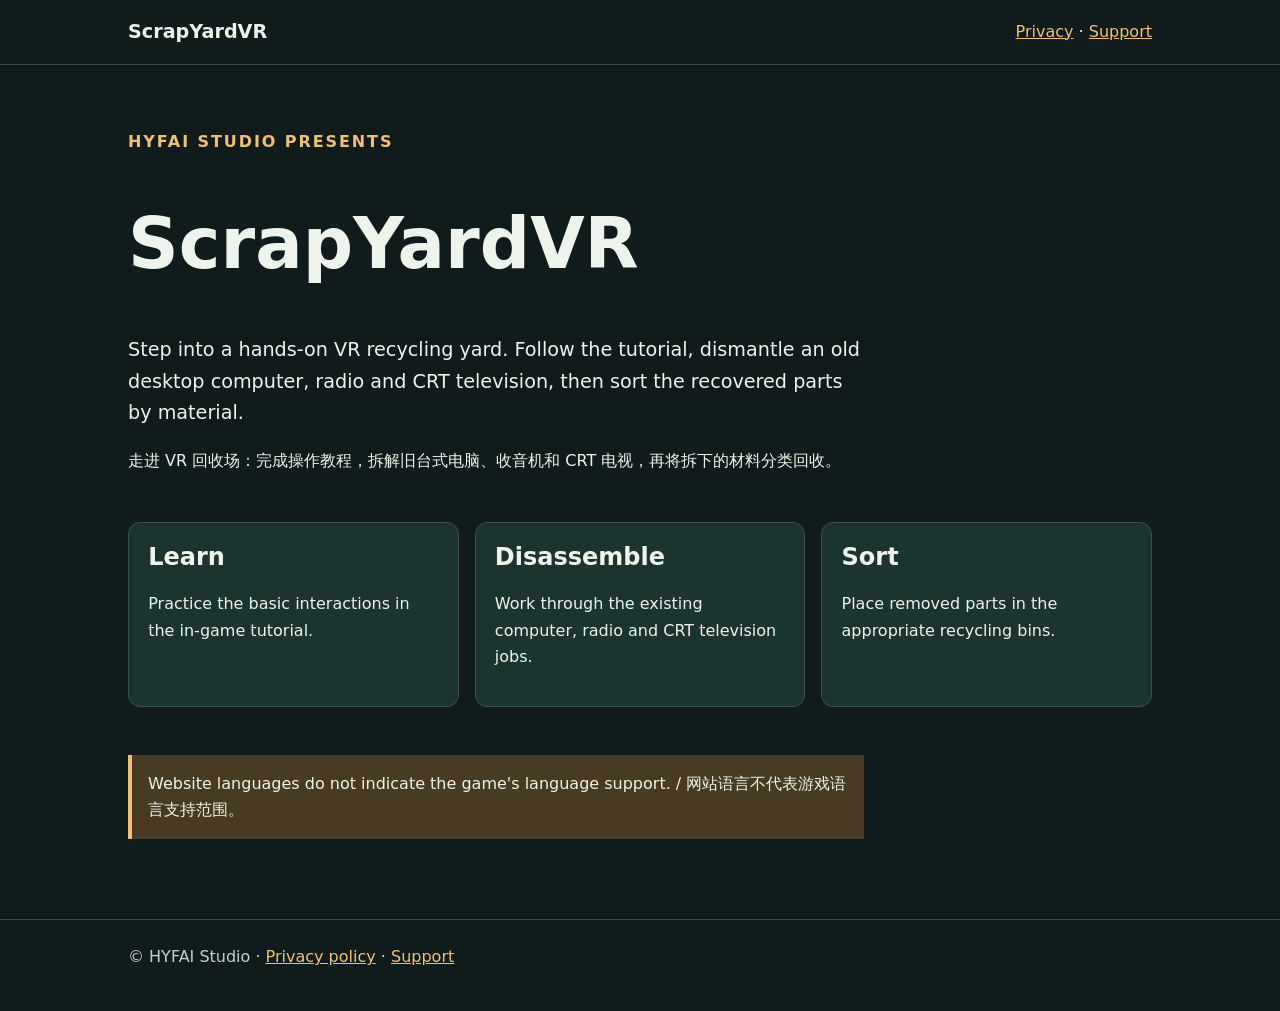
<file: index.html>
<!doctype html><html lang="en"><head><meta charset="utf-8"><meta name="viewport" content="width=device-width,initial-scale=1"><title>ScrapYardVR — HYFAI Studio</title><link rel="stylesheet" href="style.css"></head><body><header><nav><a href="index.html">ScrapYardVR</a><span><a href="privacy.html">Privacy</a> · <a href="support.html">Support</a></span></nav></header><main><p class="eyebrow">HYFAI Studio presents</p><h1>ScrapYardVR</h1><p class="lead">Step into a hands-on VR recycling yard. Follow the tutorial, dismantle an old desktop computer, radio and CRT television, then sort the recovered parts by material.</p><p lang="zh-CN">走进 VR 回收场：完成操作教程，拆解旧台式电脑、收音机和 CRT 电视，再将拆下的材料分类回收。</p><section class="cards"><article><h2>Learn</h2><p>Practice the basic interactions in the in-game tutorial.</p></article><article><h2>Disassemble</h2><p>Work through the existing computer, radio and CRT television jobs.</p></article><article><h2>Sort</h2><p>Place removed parts in the appropriate recycling bins.</p></article></section><p class="note">Website languages do not indicate the game's language support. / 网站语言不代表游戏语言支持范围。</p></main><footer>© HYFAI Studio · <a href="privacy.html">Privacy policy</a> · <a href="support.html">Support</a></footer></body></html>
</file>
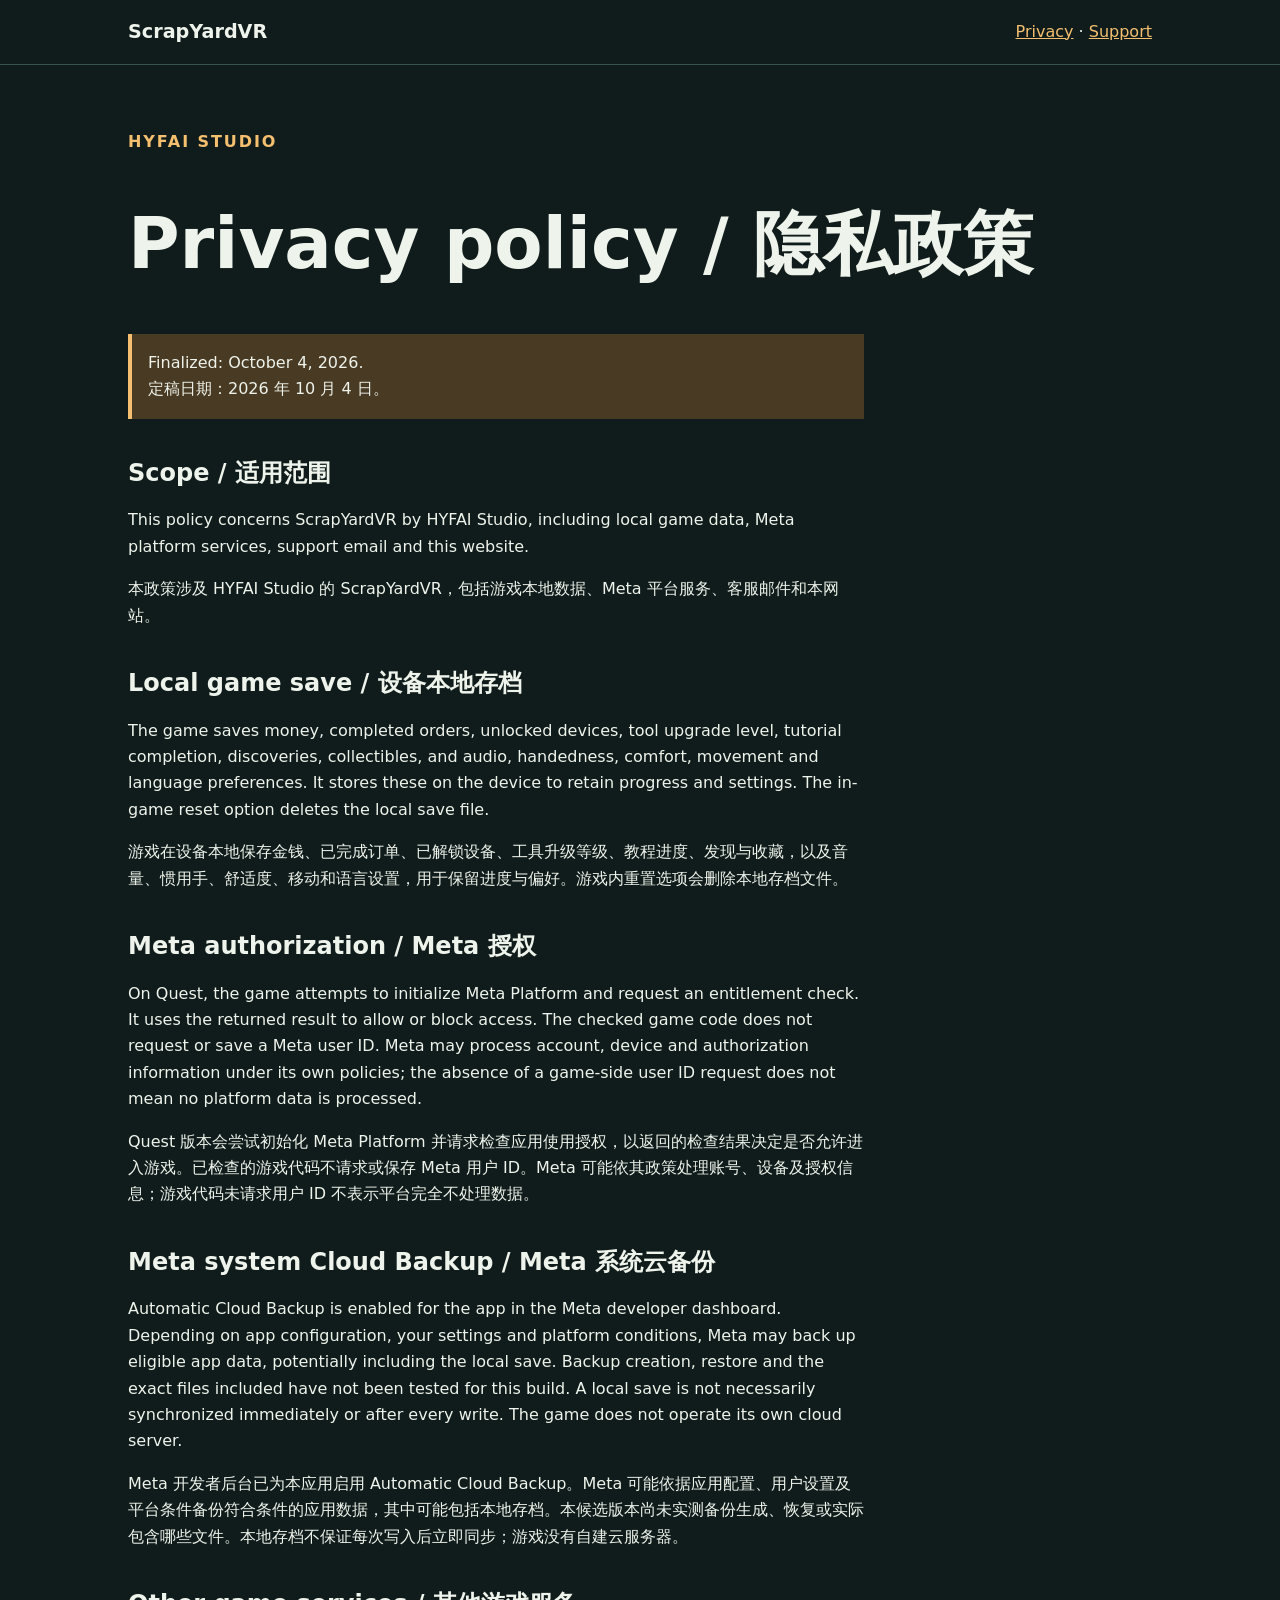
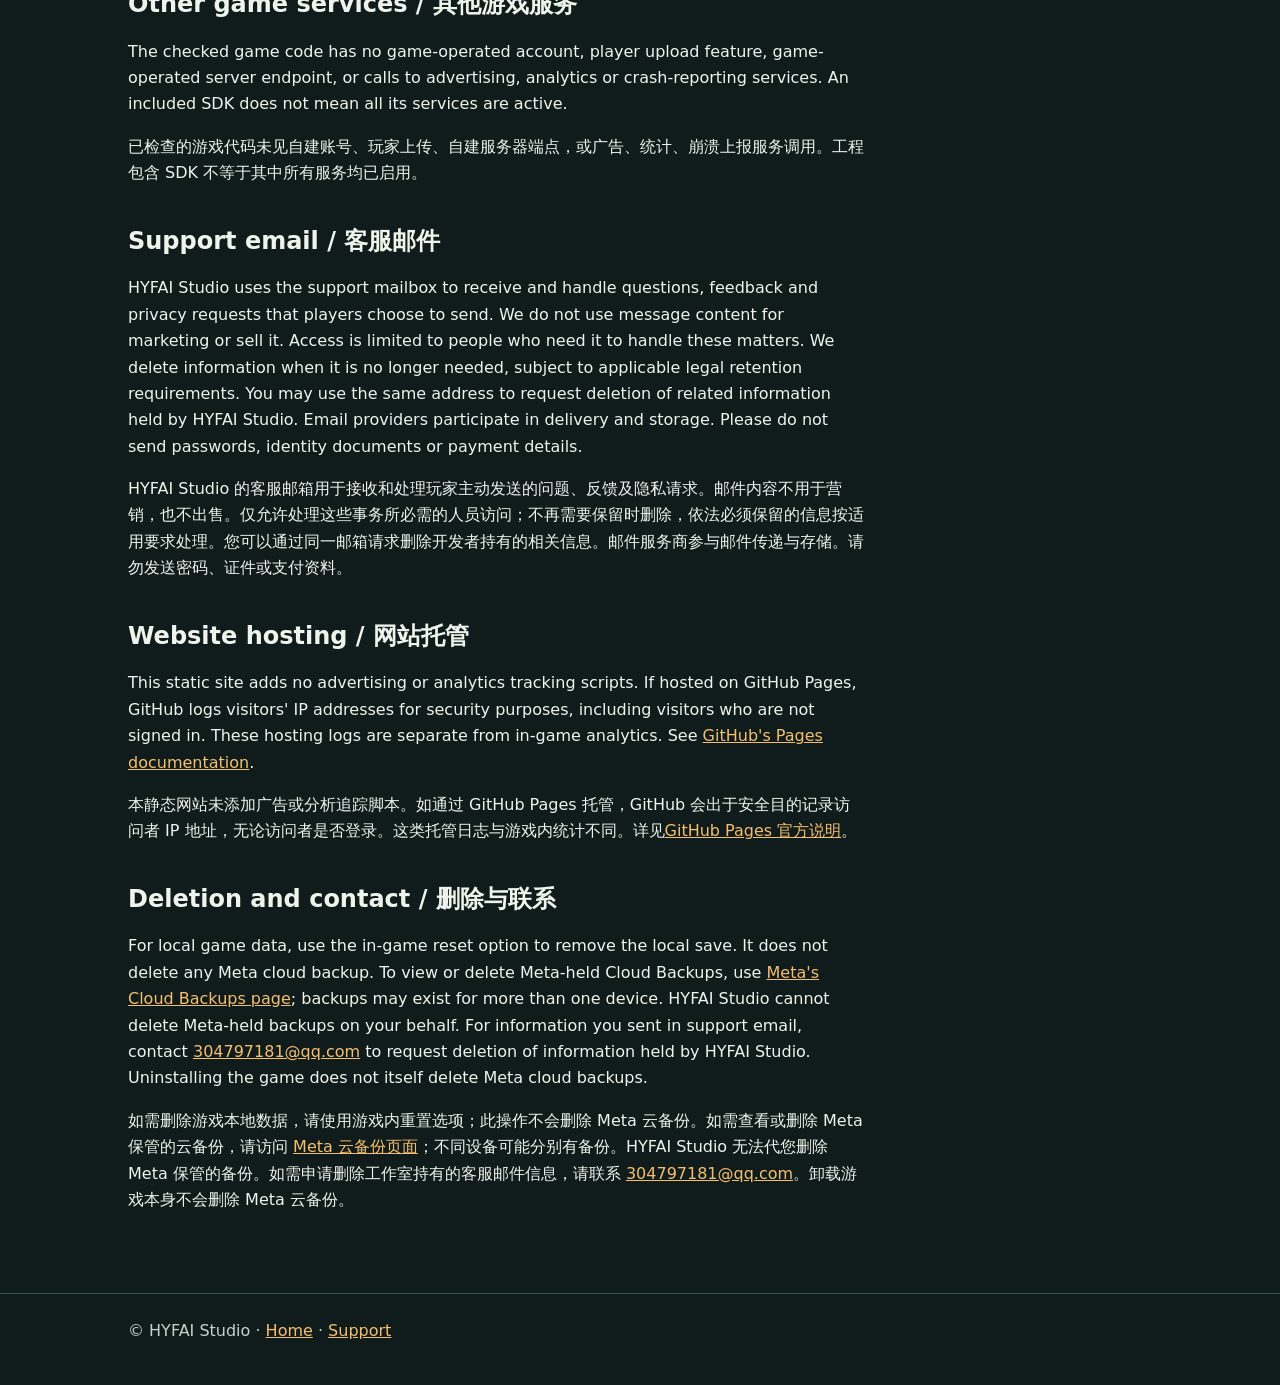
<file: privacy.html>
<!doctype html>
<html lang="en">
<head><meta charset="utf-8"><meta name="viewport" content="width=device-width,initial-scale=1"><title>Privacy — ScrapYardVR</title><link rel="stylesheet" href="style.css"></head>
<body>
<header><nav><a href="index.html">ScrapYardVR</a><span><a href="privacy.html" aria-current="page">Privacy</a> · <a href="support.html">Support</a></span></nav></header>
<main>
<p class="eyebrow">HYFAI Studio</p><h1>Privacy policy / 隐私政策</h1>
<p class="note">Finalized: October 4, 2026.<br><span lang="zh-CN">定稿日期：2026 年 10 月 4 日。</span></p>
<h2>Scope / 适用范围</h2>
<p>This policy concerns ScrapYardVR by HYFAI Studio, including local game data, Meta platform services, support email and this website.</p>
<p lang="zh-CN">本政策涉及 HYFAI Studio 的 ScrapYardVR，包括游戏本地数据、Meta 平台服务、客服邮件和本网站。</p>
<h2>Local game save / 设备本地存档</h2>
<p>The game saves money, completed orders, unlocked devices, tool upgrade level, tutorial completion, discoveries, collectibles, and audio, handedness, comfort, movement and language preferences. It stores these on the device to retain progress and settings. The in-game reset option deletes the local save file.</p>
<p lang="zh-CN">游戏在设备本地保存金钱、已完成订单、已解锁设备、工具升级等级、教程进度、发现与收藏，以及音量、惯用手、舒适度、移动和语言设置，用于保留进度与偏好。游戏内重置选项会删除本地存档文件。</p>
<h2>Meta authorization / Meta 授权</h2>
<p>On Quest, the game attempts to initialize Meta Platform and request an entitlement check. It uses the returned result to allow or block access. The checked game code does not request or save a Meta user ID. Meta may process account, device and authorization information under its own policies; the absence of a game-side user ID request does not mean no platform data is processed.</p>
<p lang="zh-CN">Quest 版本会尝试初始化 Meta Platform 并请求检查应用使用授权，以返回的检查结果决定是否允许进入游戏。已检查的游戏代码不请求或保存 Meta 用户 ID。Meta 可能依其政策处理账号、设备及授权信息；游戏代码未请求用户 ID 不表示平台完全不处理数据。</p>
<h2>Meta system Cloud Backup / Meta 系统云备份</h2>
<p>Automatic Cloud Backup is enabled for the app in the Meta developer dashboard. Depending on app configuration, your settings and platform conditions, Meta may back up eligible app data, potentially including the local save. Backup creation, restore and the exact files included have not been tested for this build. A local save is not necessarily synchronized immediately or after every write. The game does not operate its own cloud server.</p>
<p lang="zh-CN">Meta 开发者后台已为本应用启用 Automatic Cloud Backup。Meta 可能依据应用配置、用户设置及平台条件备份符合条件的应用数据，其中可能包括本地存档。本候选版本尚未实测备份生成、恢复或实际包含哪些文件。本地存档不保证每次写入后立即同步；游戏没有自建云服务器。</p>
<h2>Other game services / 其他游戏服务</h2>
<p>The checked game code has no game-operated account, player upload feature, game-operated server endpoint, or calls to advertising, analytics or crash-reporting services. An included SDK does not mean all its services are active.</p>
<p lang="zh-CN">已检查的游戏代码未见自建账号、玩家上传、自建服务器端点，或广告、统计、崩溃上报服务调用。工程包含 SDK 不等于其中所有服务均已启用。</p>
<h2>Support email / 客服邮件</h2>
<p>HYFAI Studio uses the support mailbox to receive and handle questions, feedback and privacy requests that players choose to send. We do not use message content for marketing or sell it. Access is limited to people who need it to handle these matters. We delete information when it is no longer needed, subject to applicable legal retention requirements. You may use the same address to request deletion of related information held by HYFAI Studio. Email providers participate in delivery and storage. Please do not send passwords, identity documents or payment details.</p>
<p lang="zh-CN">HYFAI Studio 的客服邮箱用于接收和处理玩家主动发送的问题、反馈及隐私请求。邮件内容不用于营销，也不出售。仅允许处理这些事务所必需的人员访问；不再需要保留时删除，依法必须保留的信息按适用要求处理。您可以通过同一邮箱请求删除开发者持有的相关信息。邮件服务商参与邮件传递与存储。请勿发送密码、证件或支付资料。</p>
<h2>Website hosting / 网站托管</h2>
<p>This static site adds no advertising or analytics tracking scripts. If hosted on GitHub Pages, GitHub logs visitors' IP addresses for security purposes, including visitors who are not signed in. These hosting logs are separate from in-game analytics. See <a href="https://docs.github.com/en/pages/getting-started-with-github-pages/what-is-github-pages">GitHub's Pages documentation</a>.</p>
<p lang="zh-CN">本静态网站未添加广告或分析追踪脚本。如通过 GitHub Pages 托管，GitHub 会出于安全目的记录访问者 IP 地址，无论访问者是否登录。这类托管日志与游戏内统计不同。详见<a href="https://docs.github.com/en/pages/getting-started-with-github-pages/what-is-github-pages">GitHub Pages 官方说明</a>。</p>
<h2>Deletion and contact / 删除与联系</h2>
<p>For local game data, use the in-game reset option to remove the local save. It does not delete any Meta cloud backup. To view or delete Meta-held Cloud Backups, use <a href="https://secure.oculus.com/my/cloud-backup/">Meta's Cloud Backups page</a>; backups may exist for more than one device. HYFAI Studio cannot delete Meta-held backups on your behalf. For information you sent in support email, contact <a href="mailto:304797181@qq.com">304797181@qq.com</a> to request deletion of information held by HYFAI Studio. Uninstalling the game does not itself delete Meta cloud backups.</p>
<p lang="zh-CN">如需删除游戏本地数据，请使用游戏内重置选项；此操作不会删除 Meta 云备份。如需查看或删除 Meta 保管的云备份，请访问 <a href="https://secure.oculus.com/my/cloud-backup/">Meta 云备份页面</a>；不同设备可能分别有备份。HYFAI Studio 无法代您删除 Meta 保管的备份。如需申请删除工作室持有的客服邮件信息，请联系 <a href="mailto:304797181@qq.com">304797181@qq.com</a>。卸载游戏本身不会删除 Meta 云备份。</p>
</main>
<footer>© HYFAI Studio · <a href="index.html">Home</a> · <a href="support.html">Support</a></footer>
</body></html>
</file>
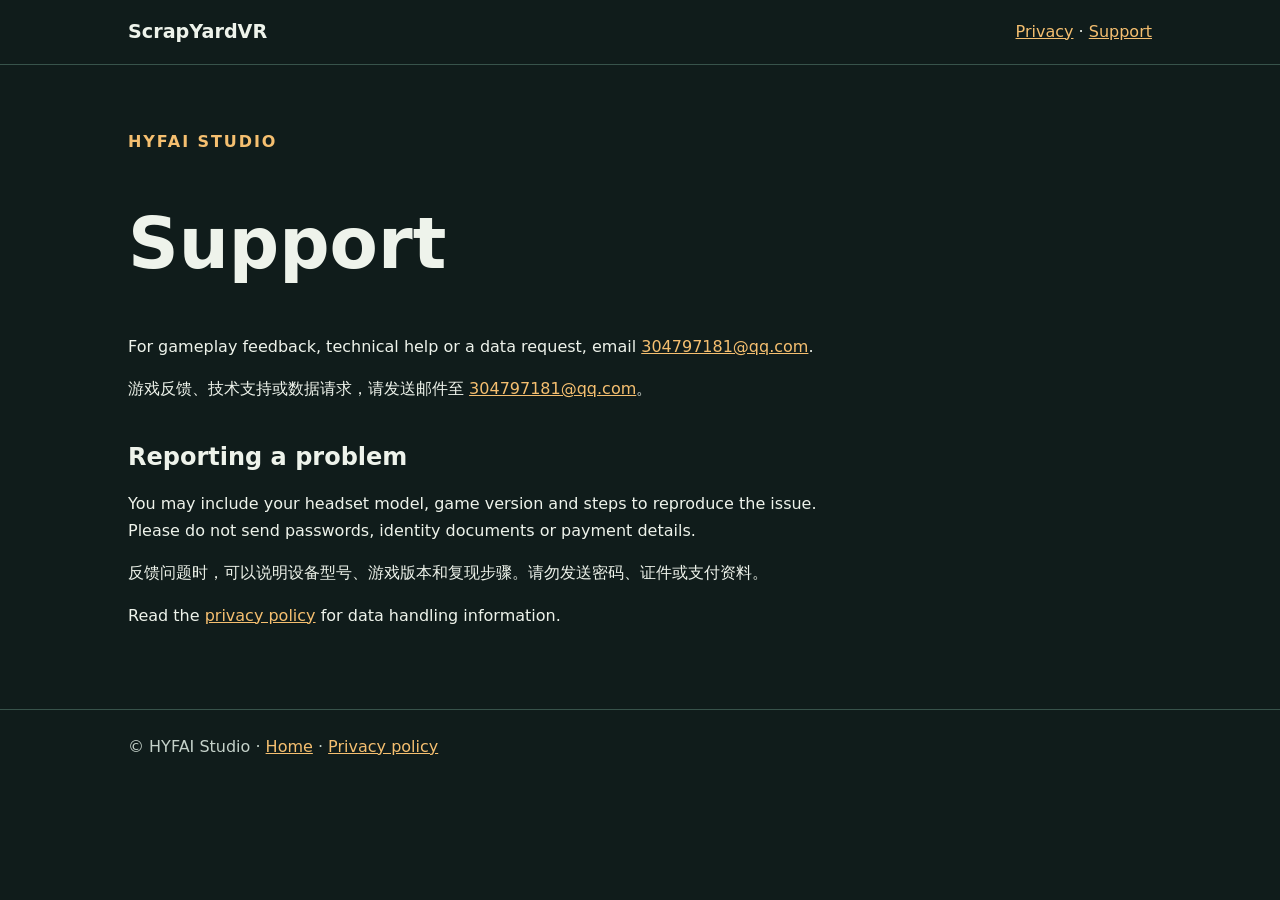
<file: support.html>
<!doctype html><html lang="en"><head><meta charset="utf-8"><meta name="viewport" content="width=device-width,initial-scale=1"><title>Support — ScrapYardVR</title><link rel="stylesheet" href="style.css"></head><body><header><nav><a href="index.html">ScrapYardVR</a><span><a href="privacy.html">Privacy</a> · <a href="support.html">Support</a></span></nav></header><main><p class="eyebrow">HYFAI Studio</p><h1>Support</h1><p>For gameplay feedback, technical help or a data request, email <a href="mailto:304797181@qq.com">304797181@qq.com</a>.</p><p lang="zh-CN">游戏反馈、技术支持或数据请求，请发送邮件至 <a href="mailto:304797181@qq.com">304797181@qq.com</a>。</p><h2>Reporting a problem</h2><p>You may include your headset model, game version and steps to reproduce the issue. Please do not send passwords, identity documents or payment details.</p><p lang="zh-CN">反馈问题时，可以说明设备型号、游戏版本和复现步骤。请勿发送密码、证件或支付资料。</p><p>Read the <a href="privacy.html">privacy policy</a> for data handling information.</p></main><footer>© HYFAI Studio · <a href="index.html">Home</a> · <a href="privacy.html">Privacy policy</a></footer></body></html>
</file>
<file: style.css>
:root{color-scheme:dark;--bg:#101c1b;--card:#1b3430;--text:#eef3eb;--muted:#c4d1c9;--accent:#f5bf70}*{box-sizing:border-box}body{margin:0;background:var(--bg);color:var(--text);font:1rem/1.65 system-ui,-apple-system,"Segoe UI",sans-serif}header,main,footer{padding-left:max(1rem,calc((100% - 64rem)/2));padding-right:max(1rem,calc((100% - 64rem)/2))}header{border-bottom:1px solid #38534b}nav{display:flex;justify-content:space-between;align-items:center;gap:1rem;padding:1rem 0}nav>a{font-weight:800;font-size:1.2rem;color:var(--text);text-decoration:none}a{color:var(--accent)}a:focus-visible{outline:3px solid var(--accent);outline-offset:3px}main{padding-top:3rem;padding-bottom:4rem;max-width:100%}main>p,main>h2{max-width:46rem}h1,h2{line-height:1.2}h1{font-size:clamp(2.2rem,6vw,4.4rem)}h2{margin-top:2.5rem}.lead{font-size:1.2rem}.eyebrow{text-transform:uppercase;letter-spacing:.12em;color:var(--accent);font-weight:700}.cards{display:grid;grid-template-columns:repeat(3,minmax(0,1fr));gap:1rem;margin:3rem 0}.cards article{background:var(--card);border:1px solid #38534b;border-radius:.75rem;padding:1.2rem}.cards h2{margin-top:0}.note{background:#493a23;border-left:4px solid var(--accent);padding:1rem}footer{border-top:1px solid #38534b;padding-top:1.5rem;padding-bottom:2.5rem;color:var(--muted)}@media(max-width:680px){.cards{grid-template-columns:1fr}nav{flex-wrap:wrap}main{padding-top:2rem}}@media(max-width:350px){nav span{width:100%}}
</file>
